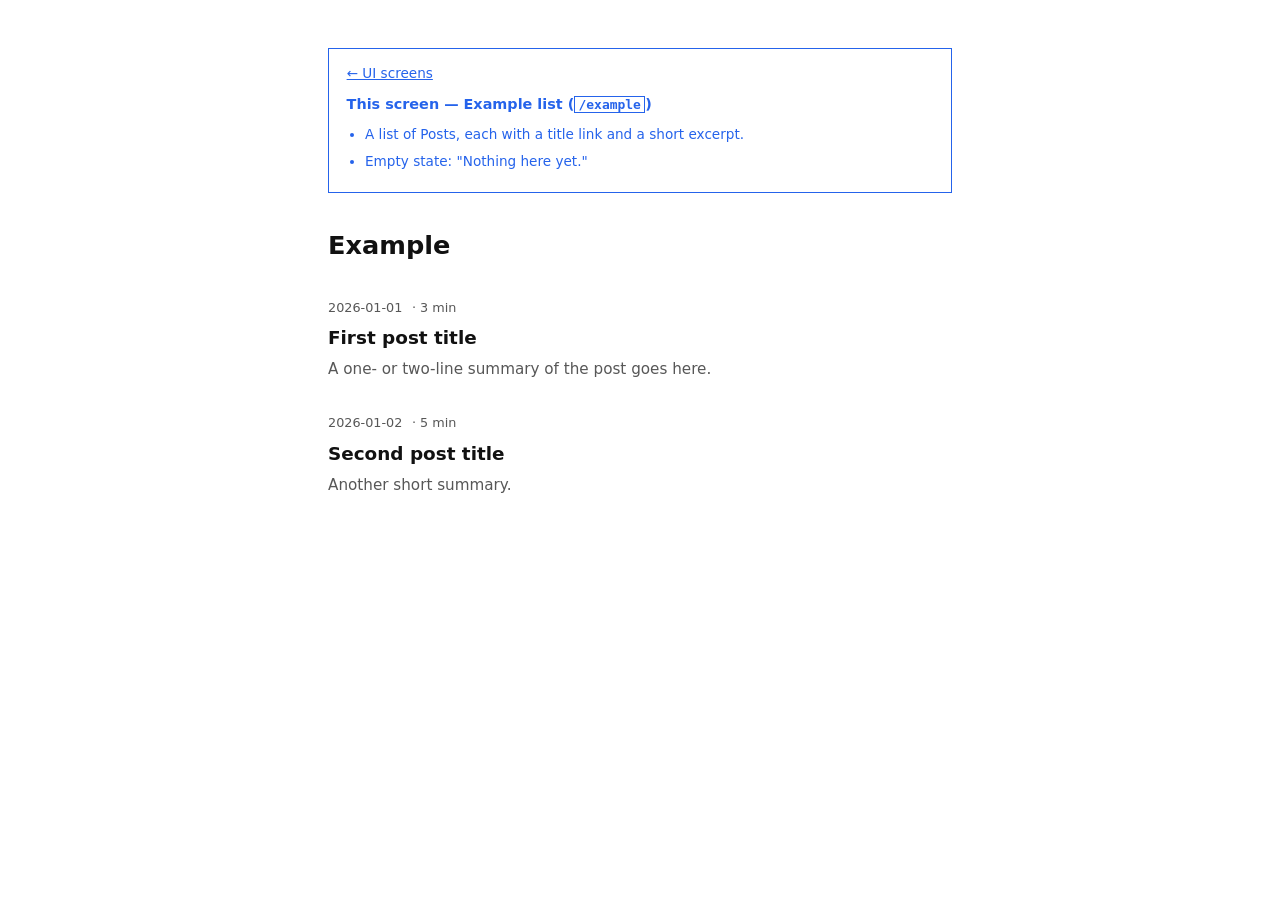
<file: wireframe/01-example.html>
<!doctype html>
<html lang="en">
<head>
<meta charset="utf-8">
<meta name="viewport" content="width=device-width, initial-scale=1">
<title>Example screen · {{PROJECT_NAME}}</title>
<link rel="stylesheet" href="wireframe.css">
</head>
<body>
<main class="wrap">
  <aside class="note">
    <a href="index.html">← UI screens</a>
    <h3>This screen — Example list (<code>/example</code>)</h3>
    <ul>
      <li>A list of Posts, each with a title link and a short excerpt.</li>
      <li>Empty state: "Nothing here yet."</li>
    </ul>
  </aside>

  <h1>Example</h1>
  <div class="list">
    <article class="card">
      <div class="meta"><span>2026-01-01</span><span>· 3 min</span></div>
      <h2><a href="#">First post title</a></h2>
      <p class="excerpt">A one- or two-line summary of the post goes here.</p>
    </article>
    <article class="card">
      <div class="meta"><span>2026-01-02</span><span>· 5 min</span></div>
      <h2><a href="#">Second post title</a></h2>
      <p class="excerpt">Another short summary.</p>
    </article>
  </div>
</main>
</body>
</html>
</file>
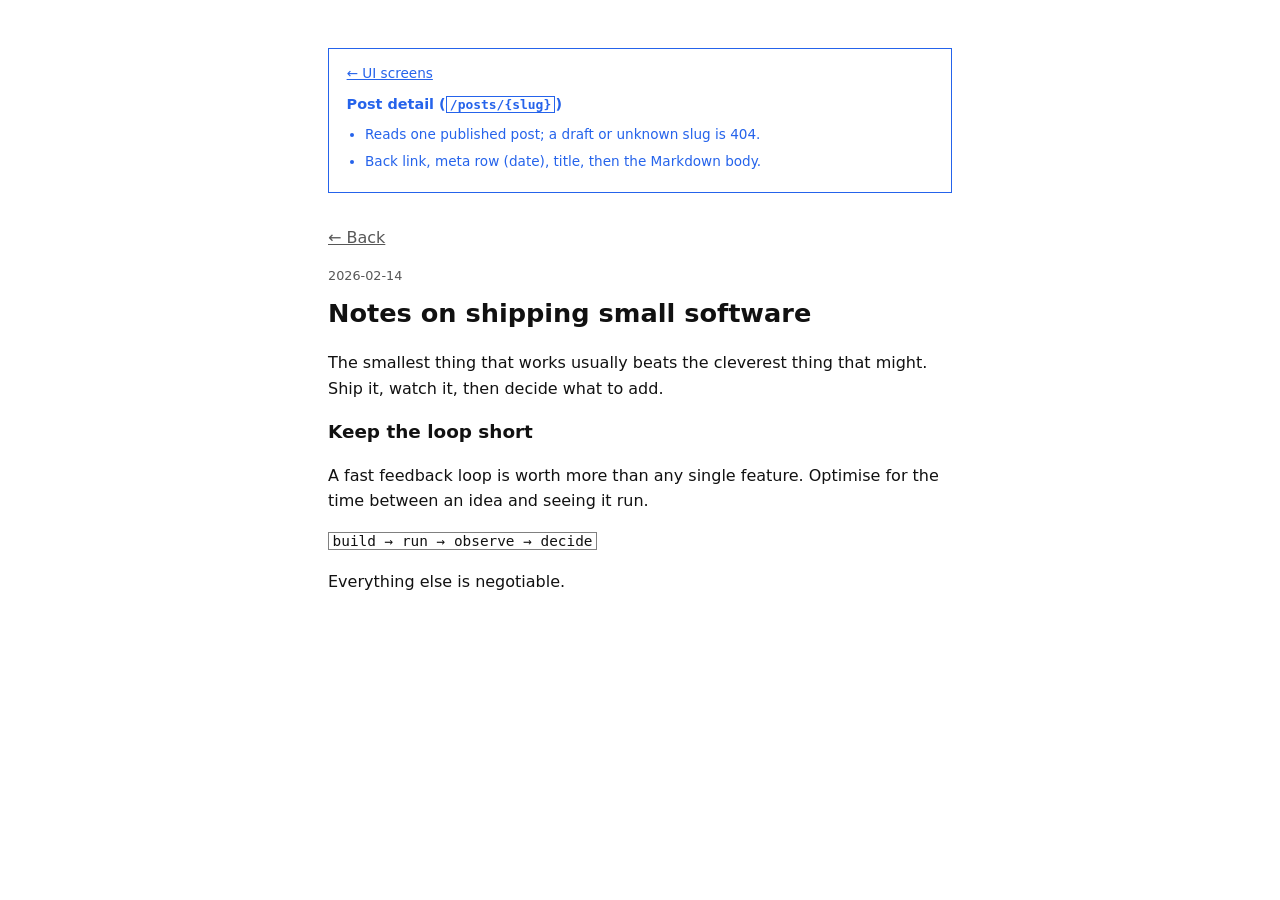
<file: wireframe/02-post.html>
<!doctype html>
<html lang="en">
<head>
<meta charset="utf-8">
<meta name="viewport" content="width=device-width, initial-scale=1">
<title>Notes on shipping small software · {{PROJECT_NAME}}</title>
<link rel="stylesheet" href="wireframe.css">
</head>
<body>
<main class="wrap">
  <aside class="note">
    <a href="index.html">← UI screens</a>
    <h3>Post detail (<code>/posts/{slug}</code>)</h3>
    <ul>
      <li>Reads one published post; a draft or unknown slug is 404.</li>
      <li>Back link, meta row (date), title, then the Markdown body.</li>
    </ul>
  </aside>

  <a class="muted" href="01-home.html">← Back</a>

  <article>
    <div class="meta" style="margin-top:1rem"><time>2026-02-14</time></div>
    <h1>Notes on shipping small software</h1>
    <p>The smallest thing that works usually beats the cleverest thing that
      might. Ship it, watch it, then decide what to add.</p>
    <h2>Keep the loop short</h2>
    <p>A fast feedback loop is worth more than any single feature. Optimise for
      the time between an idea and seeing it run.</p>
    <pre><code>build → run → observe → decide</code></pre>
    <p>Everything else is negotiable.</p>
  </article>
</main>
</body>
</html>
</file>
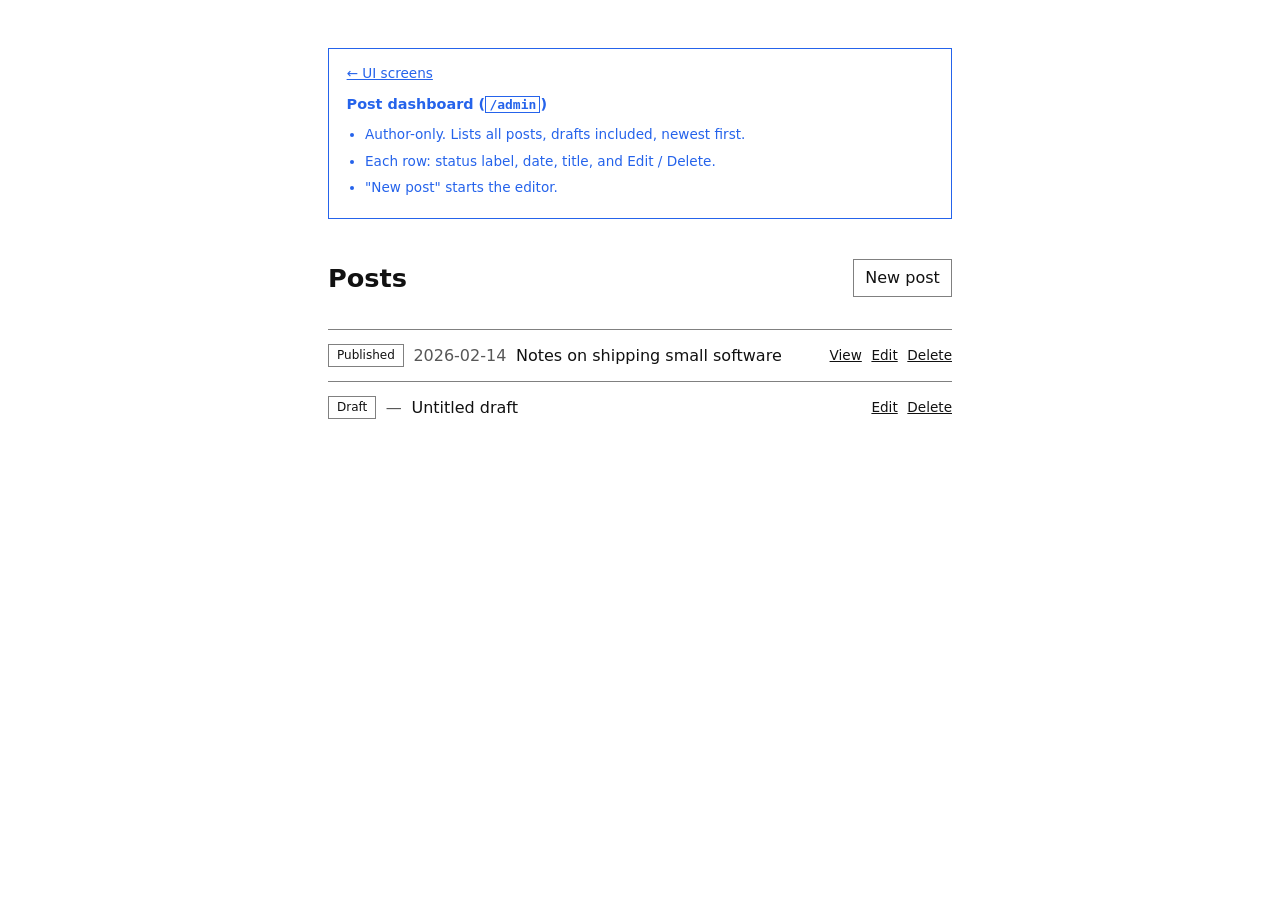
<file: wireframe/03-admin-posts.html>
<!doctype html>
<html lang="en">
<head>
<meta charset="utf-8">
<meta name="viewport" content="width=device-width, initial-scale=1">
<title>Posts · {{PROJECT_NAME}}</title>
<link rel="stylesheet" href="wireframe.css">
<style>
  .toolbar { display: flex; align-items: center; justify-content: space-between; }
  .row { display: flex; align-items: center; justify-content: space-between;
         gap: 1rem; padding: .8rem 0; border-top: 1px solid gray; }
  .row .left { display: flex; align-items: center; gap: .6rem; min-width: 0; }
  .pill { border: 1px solid gray; padding: .05rem .5rem; font-size: .75rem; }
  .ops { display: flex; gap: .6rem; font-size: .85rem; white-space: nowrap; }
</style>
</head>
<body>
<main class="wrap">
  <aside class="note">
    <a href="index.html">← UI screens</a>
    <h3>Post dashboard (<code>/admin</code>)</h3>
    <ul>
      <li>Author-only. Lists all posts, drafts included, newest first.</li>
      <li>Each row: status label, date, title, and Edit / Delete.</li>
      <li>"New post" starts the editor.</li>
    </ul>
  </aside>

  <div class="toolbar">
    <h1>Posts</h1>
    <a href="04-post-editor.html"><button type="button">New post</button></a>
  </div>

  <div style="margin-top:1.5rem">
    <div class="row">
      <div class="left">
        <span class="pill">Published</span>
        <time class="muted">2026-02-14</time>
        <span>Notes on shipping small software</span>
      </div>
      <div class="ops"><a href="02-post.html">View</a><a href="04-post-editor.html">Edit</a><a href="#">Delete</a></div>
    </div>
    <div class="row">
      <div class="left">
        <span class="pill">Draft</span>
        <time class="muted">—</time>
        <span>Untitled draft</span>
      </div>
      <div class="ops"><a href="04-post-editor.html">Edit</a><a href="#">Delete</a></div>
    </div>
  </div>
</main>
</body>
</html>
</file>
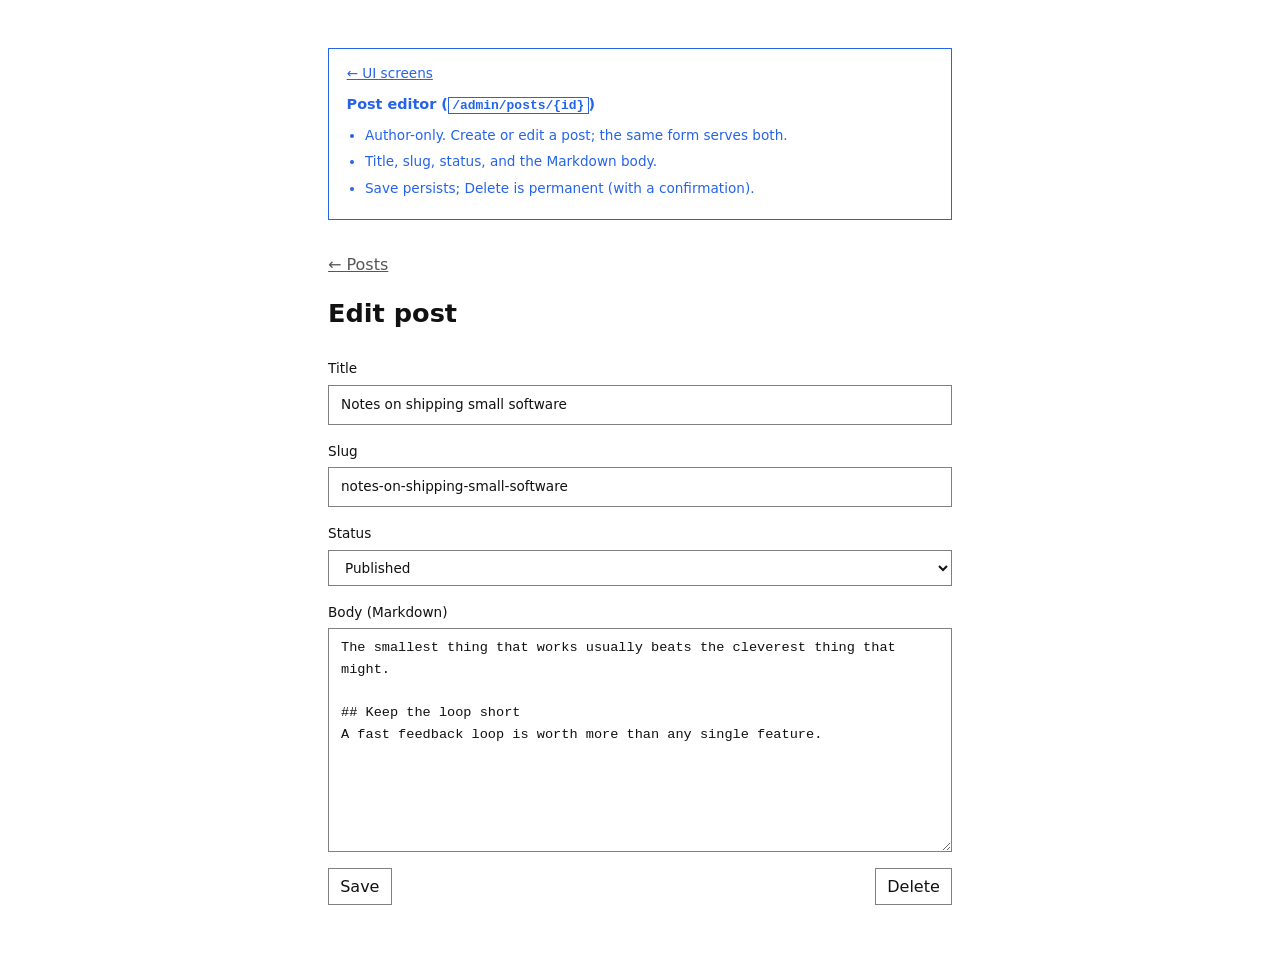
<file: wireframe/04-post-editor.html>
<!doctype html>
<html lang="en">
<head>
<meta charset="utf-8">
<meta name="viewport" content="width=device-width, initial-scale=1">
<title>Edit post · {{PROJECT_NAME}}</title>
<link rel="stylesheet" href="wireframe.css">
<style>
  .form { display: flex; flex-direction: column; gap: 1rem; margin-top: 1.5rem; }
  .form label { display: flex; flex-direction: column; gap: .3rem; font-size: .85rem; }
  .form textarea { min-height: 14rem; font-family: ui-monospace, monospace; }
  .actions { display: flex; gap: .75rem; align-items: center; }
  .actions .spacer { flex: 1; }
</style>
</head>
<body>
<main class="wrap">
  <aside class="note">
    <a href="index.html">← UI screens</a>
    <h3>Post editor (<code>/admin/posts/{id}</code>)</h3>
    <ul>
      <li>Author-only. Create or edit a post; the same form serves both.</li>
      <li>Title, slug, status, and the Markdown body.</li>
      <li>Save persists; Delete is permanent (with a confirmation).</li>
    </ul>
  </aside>

  <a class="muted" href="03-admin-posts.html">← Posts</a>
  <h1 style="margin-top:1rem">Edit post</h1>

  <form class="form">
    <label>Title
      <input class="field" value="Notes on shipping small software">
    </label>
    <label>Slug
      <input class="field" value="notes-on-shipping-small-software">
    </label>
    <label>Status
      <select class="field">
        <option>Draft</option>
        <option selected>Published</option>
      </select>
    </label>
    <label>Body (Markdown)
      <textarea class="field">The smallest thing that works usually beats the cleverest thing that might.

## Keep the loop short
A fast feedback loop is worth more than any single feature.</textarea>
    </label>
    <div class="actions">
      <button type="button">Save</button>
      <span class="spacer"></span>
      <button type="button">Delete</button>
    </div>
  </form>
</main>
</body>
</html>
</file>
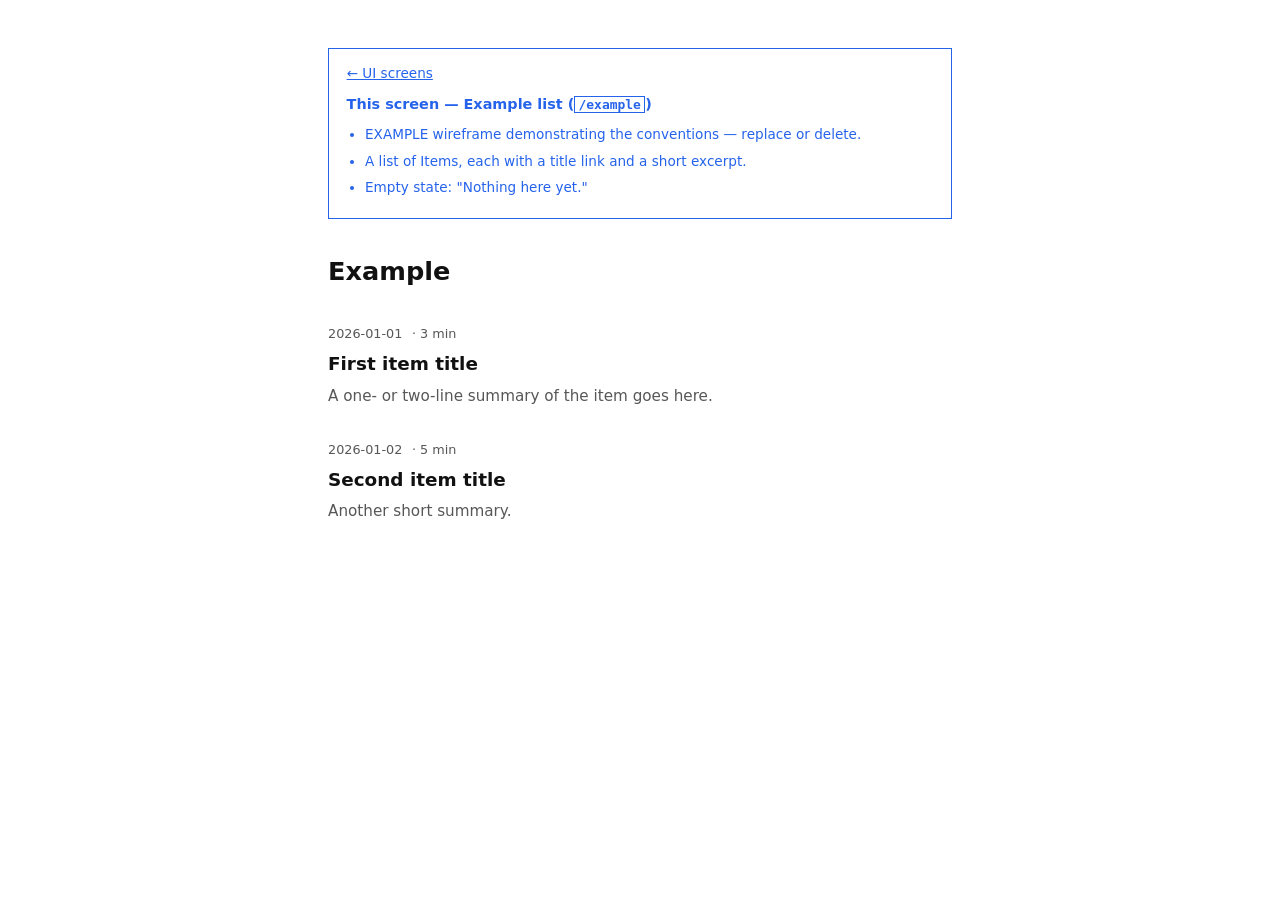
<file: wireframes/01-example.html>
<!doctype html>
<html lang="en">
<head>
<meta charset="utf-8">
<meta name="viewport" content="width=device-width, initial-scale=1">
<title>Example screen · {{PROJECT_NAME}}</title>
<style>
  *{box-sizing:border-box}
  body{margin:0;font-family:system-ui,-apple-system,"Segoe UI",sans-serif;color:#111;background:#fff;line-height:1.6}
  @media(prefers-color-scheme:dark){body{color:#eee;background:#111}}
  a{color:inherit}
  .wrap{max-width:672px;margin:0 auto;padding:3rem 1.5rem}
  h1{font-size:1.6rem;font-weight:700;margin:.4rem 0}
  h2{font-size:1.15rem;margin:.3rem 0}
  .list{margin-top:2rem}
  .card{margin-bottom:2rem}
  .card h2 a{text-decoration:none}
  .meta{display:flex;gap:.6rem;font-size:.8rem;opacity:.7}
  .excerpt{opacity:.7;font-size:.95rem;margin:.25rem 0 0}
  code{border:1px solid gray;padding:0 .25em;font-family:ui-monospace,monospace;font-size:.9em}
  .note{border:1px solid #2563eb;color:#2563eb;padding:.9rem 1.1rem;margin-bottom:2rem;font-size:.85rem}
  @media(prefers-color-scheme:dark){.note{border-color:#7ab8ff;color:#7ab8ff}}
  .note a{color:inherit;text-decoration:underline}
  .note h3{font-size:.9rem;margin:.5rem 0}
  .note ul{margin:.4rem 0 0;padding-left:1.15rem}
  .note li{margin:.3rem 0}
  .note code{border:1px solid currentColor;padding:0 .25em}
</style>
</head>
<body>
<main class="wrap">
  <aside class="note">
    <a href="index.html">← UI screens</a>
    <h3>This screen — Example list (<code>/example</code>)</h3>
    <ul>
      <li>EXAMPLE wireframe demonstrating the conventions — replace or delete.</li>
      <li>A list of Items, each with a title link and a short excerpt.</li>
      <li>Empty state: "Nothing here yet."</li>
    </ul>
  </aside>

  <h1>Example</h1>
  <div class="list">
    <article class="card">
      <div class="meta"><span>2026-01-01</span><span>· 3 min</span></div>
      <h2><a href="#">First item title</a></h2>
      <p class="excerpt">A one- or two-line summary of the item goes here.</p>
    </article>
    <article class="card">
      <div class="meta"><span>2026-01-02</span><span>· 5 min</span></div>
      <h2><a href="#">Second item title</a></h2>
      <p class="excerpt">Another short summary.</p>
    </article>
  </div>
</main>
</body>
</html>
</file>
<file: wireframe/wireframe.css>
/* wireframe.css — shared bare-wireframe styles for every screen mockup.
   Local & relative (no remote/CDN), so screens stay offline/CSP-friendly.
   Rules: one hairline gray border for all frames/dividers, system font, a
   single foreground/background pair, auto light/dark. No colour (except the
   blue annotation note), hover, shadow, or radius. */

* { box-sizing: border-box; }

body {
  margin: 0;
  font-family: system-ui, -apple-system, "Segoe UI", sans-serif;
  color: #111;
  background: #fff;
  line-height: 1.6;
}
@media (prefers-color-scheme: dark) {
  body { color: #eee; background: #111; }
}

a { color: inherit; }

.wrap { max-width: 672px; margin: 0 auto; padding: 3rem 1.5rem; }

h1 { font-size: 1.6rem; font-weight: 700; margin: .4rem 0; }
h2 { font-size: 1.15rem; margin: .3rem 0; }
.muted { opacity: .7; }

code {
  border: 1px solid gray;
  padding: 0 .25em;
  font-family: ui-monospace, monospace;
  font-size: .9em;
}

/* Inputs & buttons — plain bordered boxes. */
.field, button, input, select, textarea {
  border: 1px solid gray;
  background: transparent;
  color: inherit;
  font: inherit;
  padding: .5rem .75rem;
}
button { cursor: pointer; width: auto; padding: .3rem .7rem; }

/* List / card primitives (used by list-style screens). */
.list { margin-top: 2rem; }
.card { margin-bottom: 2rem; }
.card h2 a { text-decoration: none; }
.meta { display: flex; flex-wrap: wrap; gap: .6rem; font-size: .8rem; opacity: .7; }
.chip { border: 1px solid gray; padding: .05rem .5rem; text-decoration: none; }
.excerpt { opacity: .7; font-size: .95rem; margin: .25rem 0 0; }

/* Gallery list (index.html). */
ol { padding-left: 1.25rem; }
li { margin: .55rem 0; }

/* Annotation note — the one splash of colour, marking meta-commentary (not UI). */
.note {
  border: 1px solid #2563eb;
  color: #2563eb;
  padding: .9rem 1.1rem;
  margin-bottom: 2rem;
  font-size: .85rem;
}
@media (prefers-color-scheme: dark) {
  .note { border-color: #7ab8ff; color: #7ab8ff; }
}
.note a { color: inherit; text-decoration: underline; }
.note h3 { font-size: .9rem; margin: .5rem 0; }
.note ul { margin: .4rem 0 0; padding-left: 1.15rem; }
.note li { margin: .3rem 0; }
.note code { border: 1px solid currentColor; padding: 0 .25em; }
</file>
